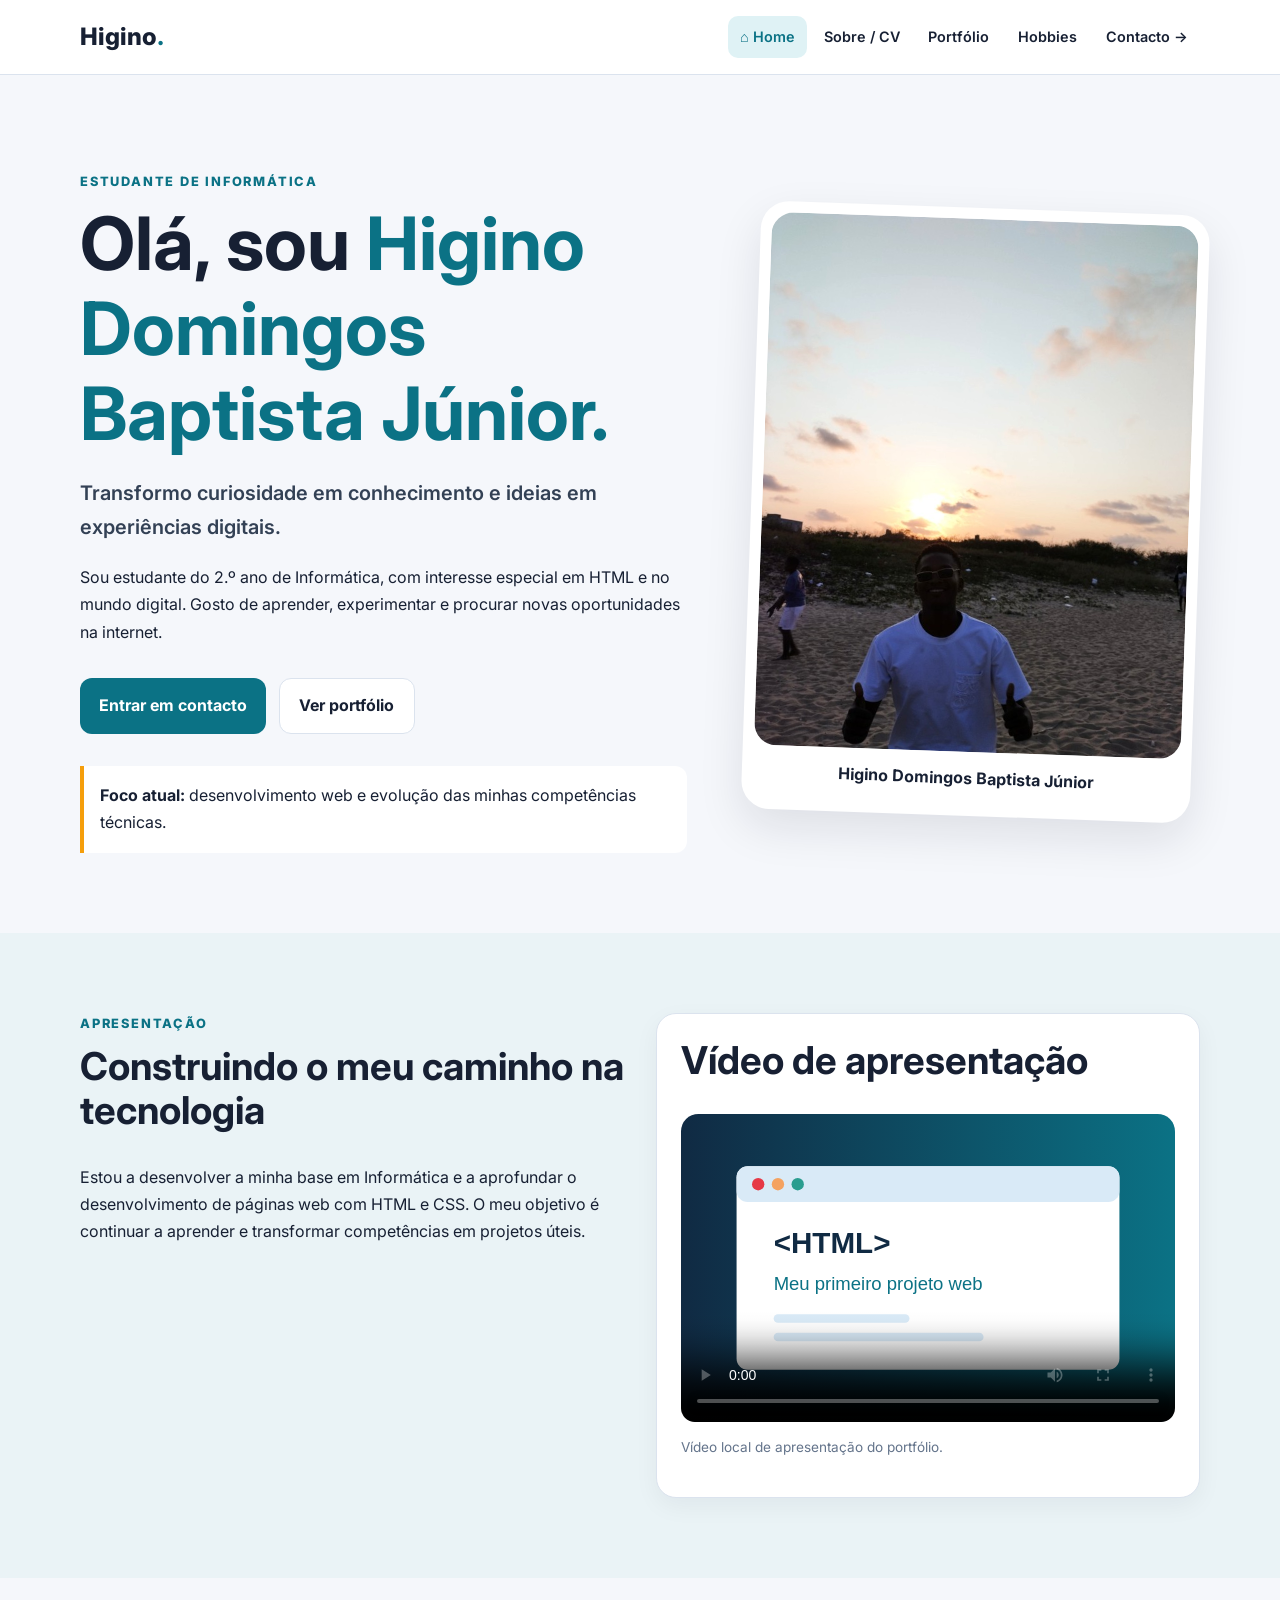
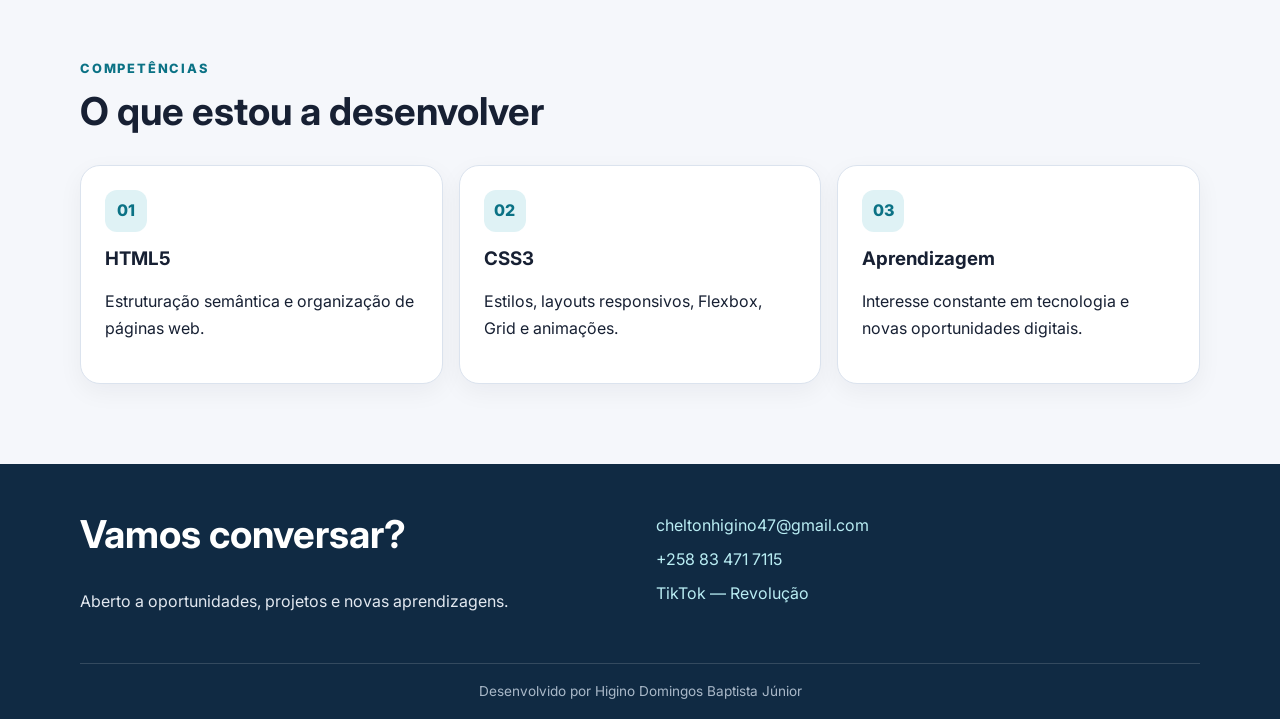
<file: index.html>
<!DOCTYPE html>
<html lang="pt">
<head>
  <title>Home | Higino</title>
  <meta charset="UTF-8">
<meta name="viewport" content="width=device-width, initial-scale=1.0">
<meta name="description" content="Portfólio pessoal de Higino Domingos Baptista Júnior.">
<link rel="preconnect" href="https://fonts.googleapis.com">
<link rel="preconnect" href="https://fonts.gstatic.com" crossorigin>
<link href="https://fonts.googleapis.com/css2?family=Inter:wght@400;500;600;700;800&display=swap" rel="stylesheet">
<link rel="stylesheet" href="css/estilo.css">
<link rel="stylesheet" href="css/responsivo.css">
</head>
<body>
<header class="site-header">
  <div class="container nav-wrap">
    <a class="brand" href="index.html">Higino<span>.</span></a>
    <nav aria-label="Navegação principal">
      <ul class="nav-list">
        <li><a href="index.html" class="active">Home</a></li>
        <li><a href="about.html" class="">Sobre / CV</a></li>
        <li><a href="portfolio.html" class="">Portfólio</a></li>
        <li><a href="hobbies.html" class="">Hobbies</a></li>
        <li><a href="contact.html" class="">Contacto</a></li>
      </ul>
    </nav>
  </div>
</header>
<main>
<section class="hero section">
  <div class="container hero-grid">
    <div class="hero-copy">
      <p class="eyebrow">ESTUDANTE DE INFORMÁTICA</p>
      <h1>Olá, sou <span>Higino Domingos Baptista Júnior.</span></h1>
      <p class="tagline">Transformo curiosidade em conhecimento e ideias em experiências digitais.</p>
      <p>Sou estudante do 2.º ano de Informática, com interesse especial em HTML e no mundo digital. Gosto de aprender, experimentar e procurar novas oportunidades na internet.</p>
      <div class="hero-actions">
        <a class="btn btn-primary" href="contact.html">Entrar em contacto</a>
        <a class="btn btn-secondary" href="portfolio.html">Ver portfólio</a>
      </div>
      <aside class="quick-note"><strong>Foco atual:</strong> desenvolvimento web e evolução das minhas competências técnicas.</aside>
    </div>
    <figure class="profile-card">
      <img src="assets/img/perfil.jpg" width="700" height="900" alt="Fotografia de Higino Domingos Baptista Júnior numa praia ao pôr do sol">
      <figcaption>Higino Domingos Baptista Júnior</figcaption>
    </figure>
  </div>
</section>

<section class="section section-alt">
  <div class="container two-col">
    <article>
      <p class="eyebrow">APRESENTAÇÃO</p>
      <h2>Construindo o meu caminho na tecnologia</h2>
      <p>Estou a desenvolver a minha base em Informática e a aprofundar o desenvolvimento de páginas web com HTML e CSS. O meu objetivo é continuar a aprender e transformar competências em projetos úteis.</p>
    </article>
    <article class="media-card">
      <h2>Vídeo de apresentação</h2>
      <video controls poster="assets/img/projeto-web.svg" preload="metadata">
        <source src="assets/video/apresentacao.mp4" type="video/mp4">
        O seu navegador não suporta vídeo HTML5.
      </video>
      <p class="small">Vídeo local de apresentação do portfólio.</p>
    </article>
  </div>
</section>

<section class="section">
  <div class="container">
    <p class="eyebrow">COMPETÊNCIAS</p>
    <h2>O que estou a desenvolver</h2>
    <div class="mini-grid">
      <article class="info-card"><span class="icon">01</span><h3>HTML5</h3><p>Estruturação semântica e organização de páginas web.</p></article>
      <article class="info-card"><span class="icon">02</span><h3>CSS3</h3><p>Estilos, layouts responsivos, Flexbox, Grid e animações.</p></article>
      <article class="info-card"><span class="icon">03</span><h3>Aprendizagem</h3><p>Interesse constante em tecnologia e novas oportunidades digitais.</p></article>
    </div>
  </div>
</section>
</main>
<footer class="site-footer">
  <div class="container footer-grid">
    <div>
      <h2>Vamos conversar?</h2>
      <p>Aberto a oportunidades, projetos e novas aprendizagens.</p>
    </div>
    <div class="footer-contact">
      <a href="mailto:cheltonhigino47@gmail.com">cheltonhigino47@gmail.com</a>
      <a href="tel:+258834717115">+258 83 471 7115</a>
      <a href="https://www.tiktok.com/" target="_blank" rel="noopener">TikTok — Revolução</a>
    </div>
  </div>
  <p class="copyright">Desenvolvido por Higino Domingos Baptista Júnior</p>
</footer>
</body>
</html>
</file>
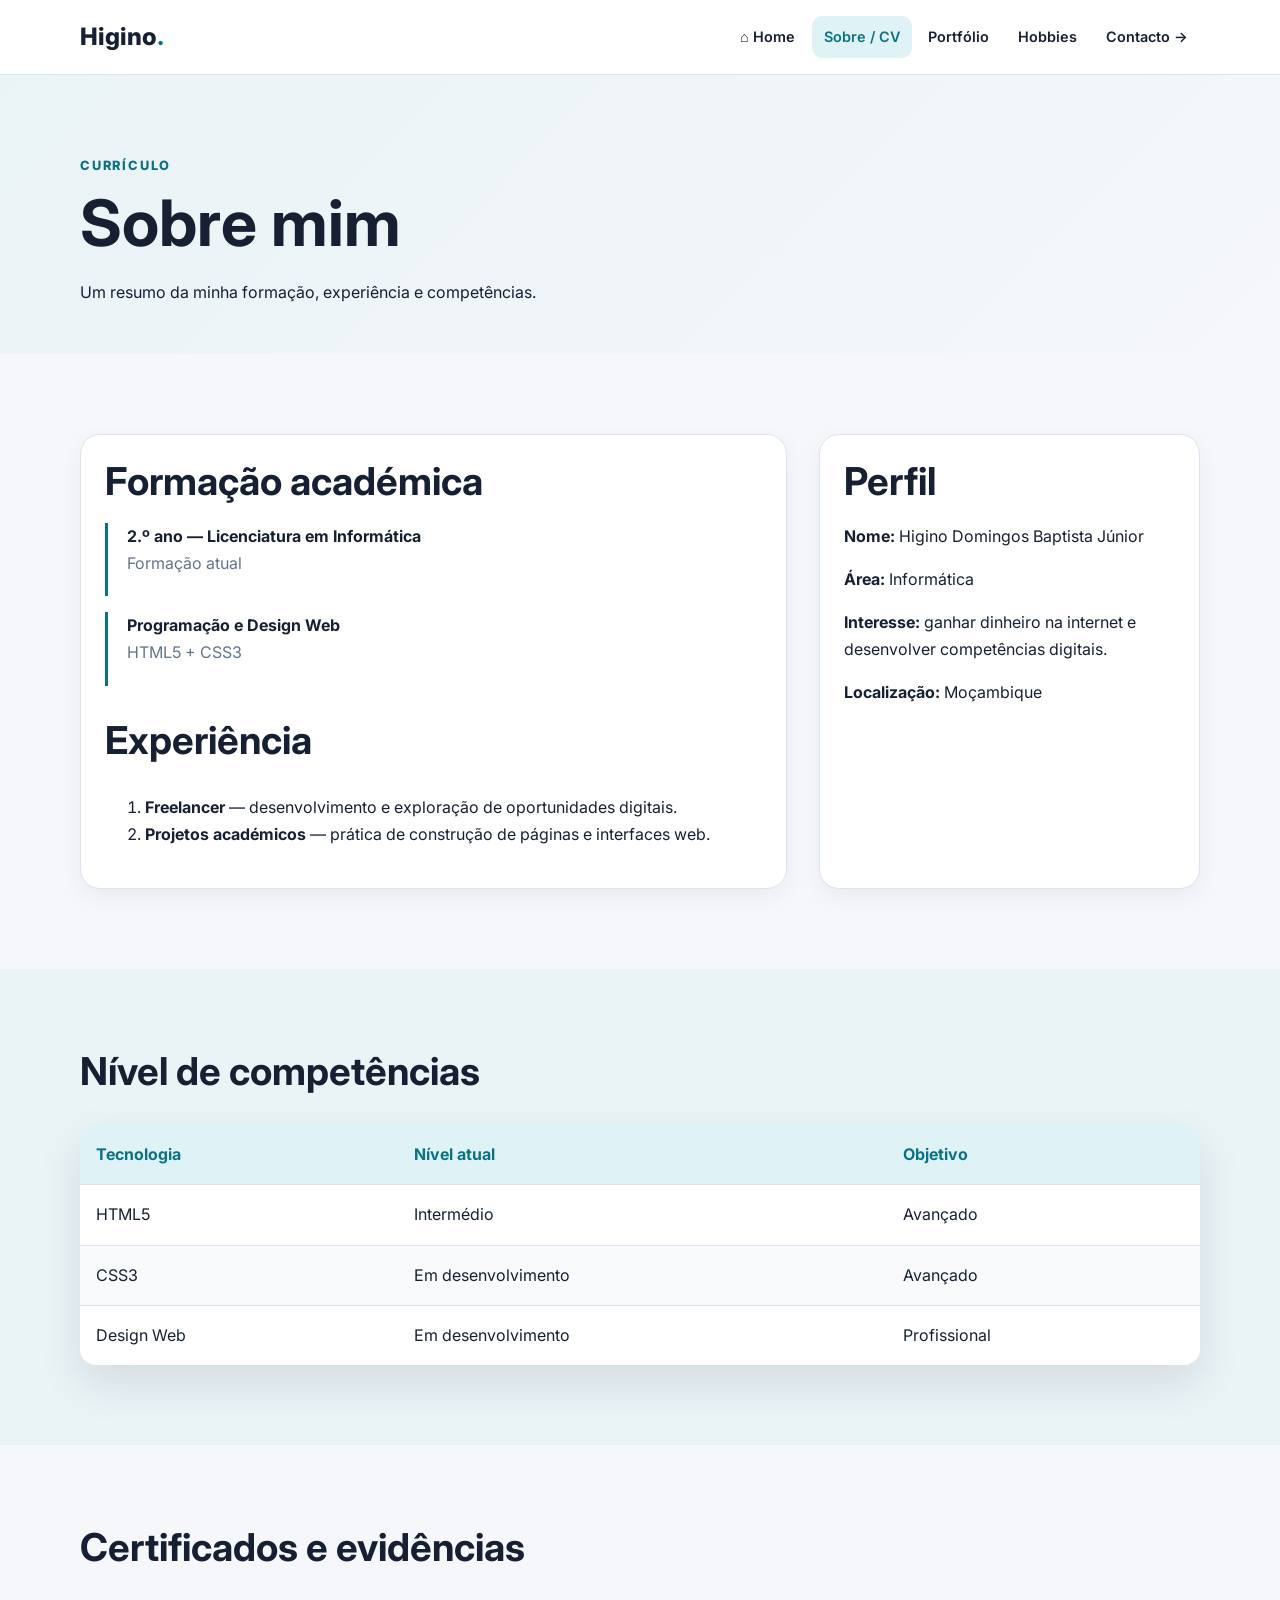
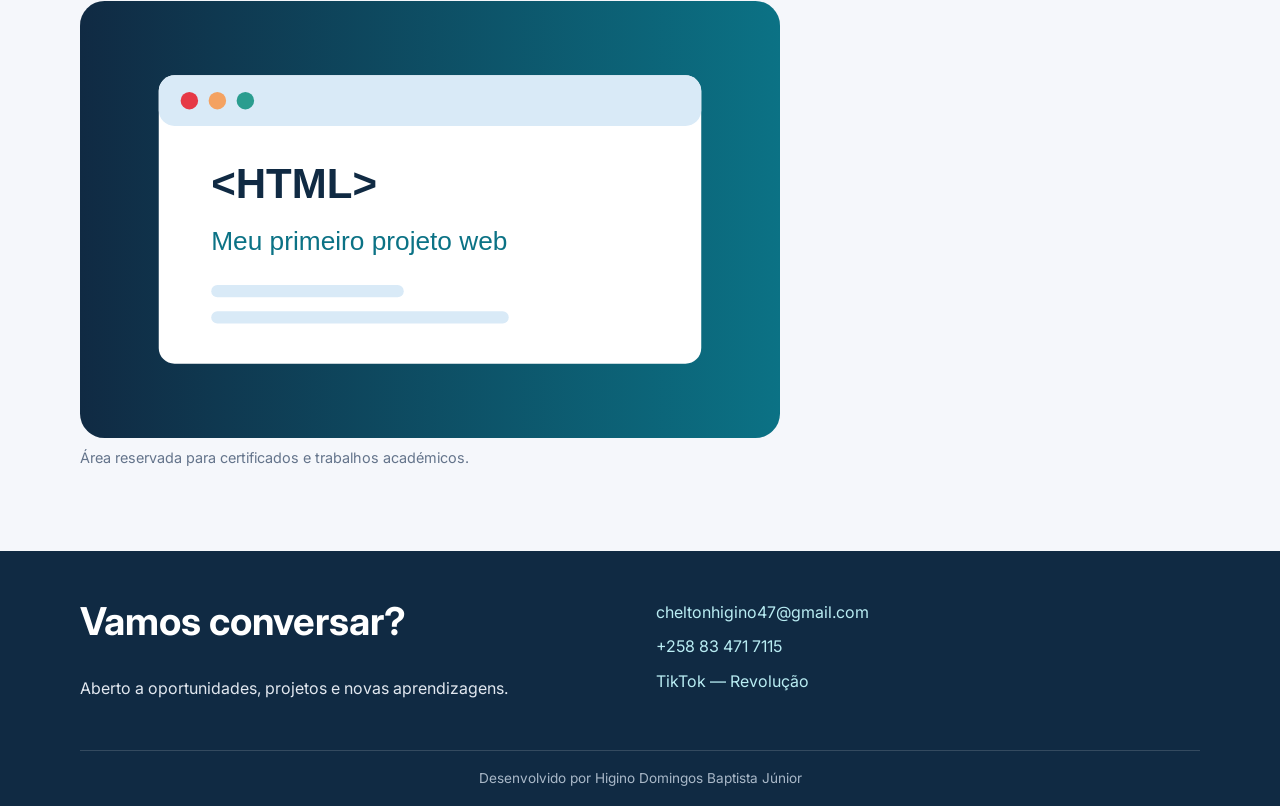
<file: about.html>
<!DOCTYPE html>
<html lang="pt">
<head>
  <title>Sobre / Currículo | Higino</title>
  <meta charset="UTF-8">
<meta name="viewport" content="width=device-width, initial-scale=1.0">
<meta name="description" content="Portfólio pessoal de Higino Domingos Baptista Júnior.">
<link rel="preconnect" href="https://fonts.googleapis.com">
<link rel="preconnect" href="https://fonts.gstatic.com" crossorigin>
<link href="https://fonts.googleapis.com/css2?family=Inter:wght@400;500;600;700;800&display=swap" rel="stylesheet">
<link rel="stylesheet" href="css/estilo.css">
<link rel="stylesheet" href="css/responsivo.css">
</head>
<body>
<header class="site-header">
  <div class="container nav-wrap">
    <a class="brand" href="index.html">Higino<span>.</span></a>
    <nav aria-label="Navegação principal">
      <ul class="nav-list">
        <li><a href="index.html" class="">Home</a></li>
        <li><a href="about.html" class="active">Sobre / CV</a></li>
        <li><a href="portfolio.html" class="">Portfólio</a></li>
        <li><a href="hobbies.html" class="">Hobbies</a></li>
        <li><a href="contact.html" class="">Contacto</a></li>
      </ul>
    </nav>
  </div>
</header>
<main>
<section class="page-hero section">
  <div class="container">
    <p class="eyebrow">CURRÍCULO</p>
    <h1>Sobre mim</h1>
    <p>Um resumo da minha formação, experiência e competências.</p>
  </div>
</section>
<section class="section">
  <div class="container cv-layout">
    <article class="content-card">
      <h2>Formação académica</h2>
      <ul class="timeline">
        <li><strong>2.º ano — Licenciatura em Informática</strong><span>Formação atual</span></li>
        <li><strong>Programação e Design Web</strong><span>HTML5 + CSS3</span></li>
      </ul>
      <h2>Experiência</h2>
      <ol>
        <li><strong>Freelancer</strong> — desenvolvimento e exploração de oportunidades digitais.</li>
        <li><strong>Projetos académicos</strong> — prática de construção de páginas e interfaces web.</li>
      </ol>
    </article>
    <aside class="content-card">
      <h2>Perfil</h2>
      <p><strong>Nome:</strong> Higino Domingos Baptista Júnior</p>
      <p><strong>Área:</strong> Informática</p>
      <p><strong>Interesse:</strong> ganhar dinheiro na internet e desenvolver competências digitais.</p>
      <p><strong>Localização:</strong> Moçambique</p>
    </aside>
  </div>
</section>
<section class="section section-alt">
  <div class="container">
    <h2>Nível de competências</h2>
    <div class="table-wrap">
      <table>
        <thead><tr><th>Tecnologia</th><th>Nível atual</th><th>Objetivo</th></tr></thead>
        <tbody>
          <tr><td>HTML5</td><td>Intermédio</td><td>Avançado</td></tr>
          <tr><td>CSS3</td><td>Em desenvolvimento</td><td>Avançado</td></tr>
          <tr><td>Design Web</td><td>Em desenvolvimento</td><td>Profissional</td></tr>
        </tbody>
      </table>
    </div>
  </div>
</section>
<section class="section">
  <div class="container">
    <h2>Certificados e evidências</h2>
    <div class="certificate-placeholder">
      <figure><img src="assets/img/projeto-web.svg" alt="Ilustração representativa de desenvolvimento web"><figcaption>Área reservada para certificados e trabalhos académicos.</figcaption></figure>
    </div>
  </div>
</section>
</main>
<footer class="site-footer">
  <div class="container footer-grid">
    <div>
      <h2>Vamos conversar?</h2>
      <p>Aberto a oportunidades, projetos e novas aprendizagens.</p>
    </div>
    <div class="footer-contact">
      <a href="mailto:cheltonhigino47@gmail.com">cheltonhigino47@gmail.com</a>
      <a href="tel:+258834717115">+258 83 471 7115</a>
      <a href="https://www.tiktok.com/" target="_blank" rel="noopener">TikTok — Revolução</a>
    </div>
  </div>
  <p class="copyright">Desenvolvido por Higino Domingos Baptista Júnior</p>
</footer>
</body>
</html>
</file>
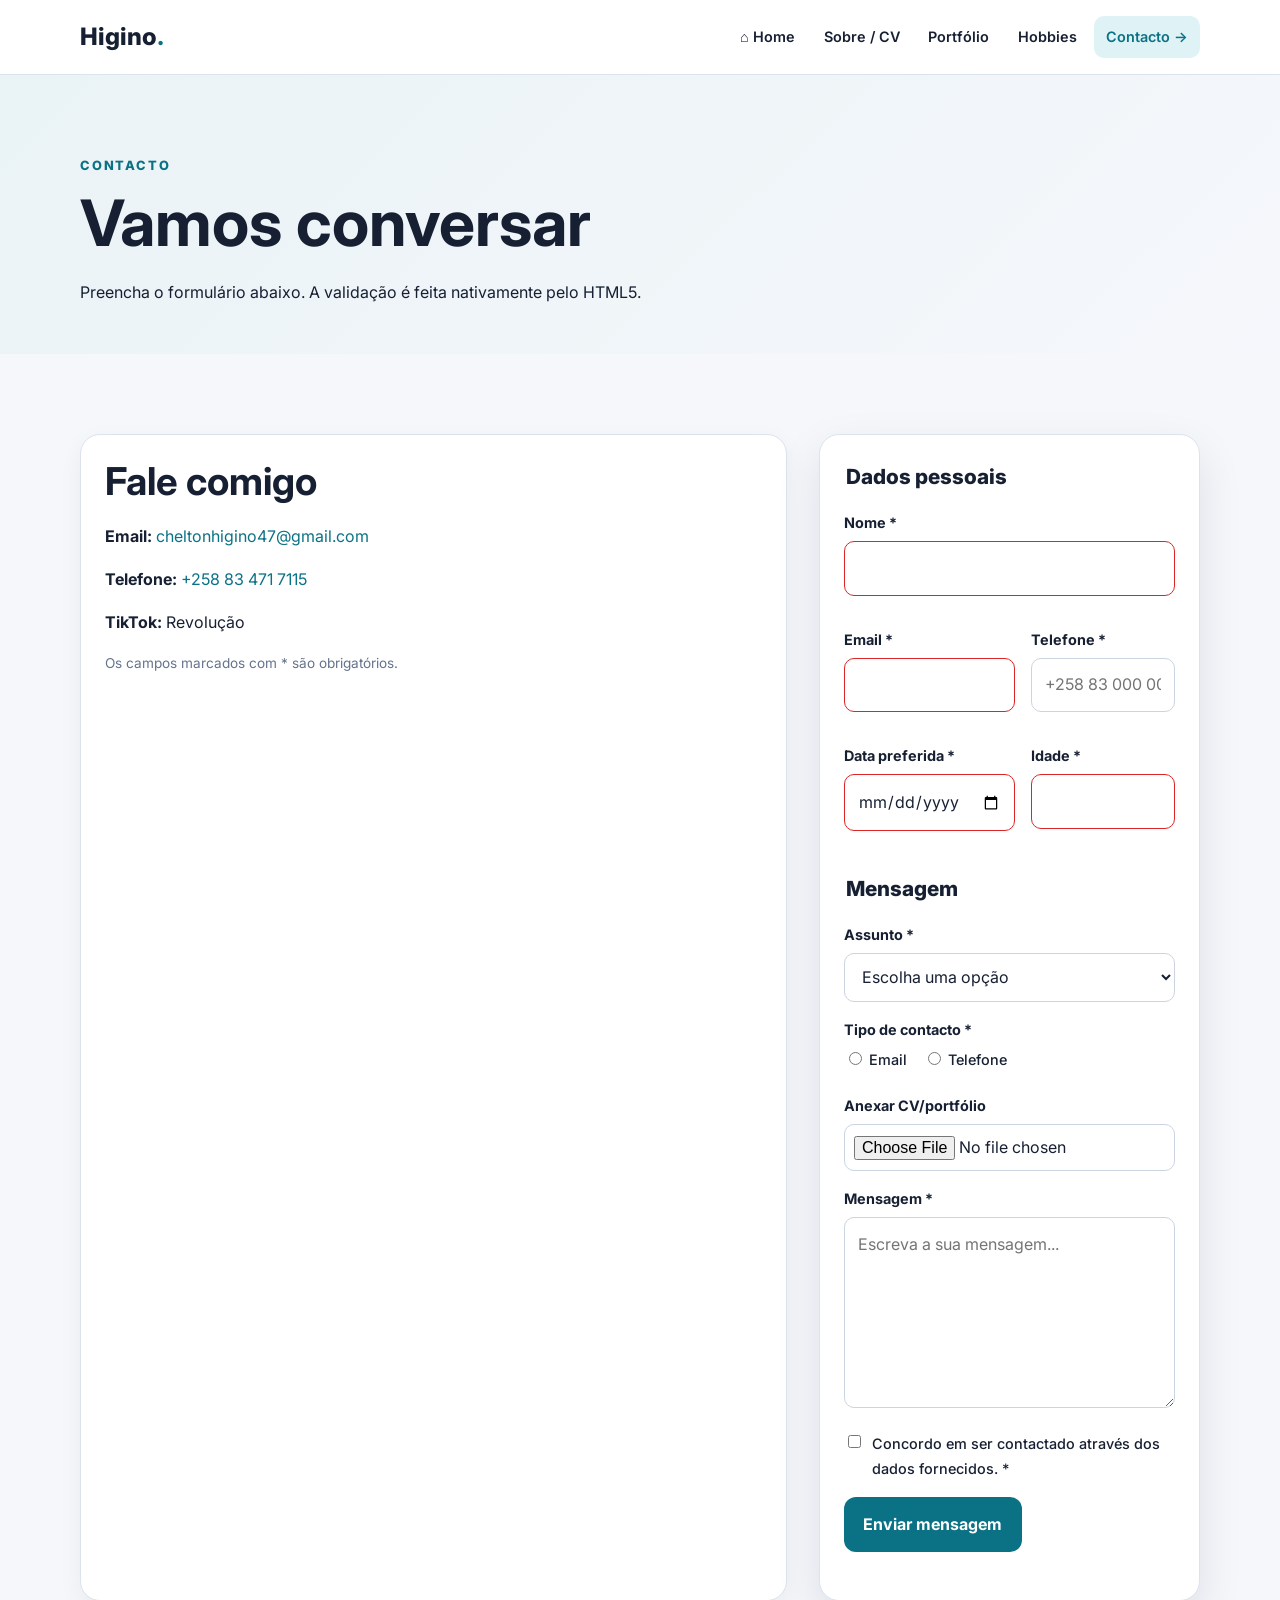
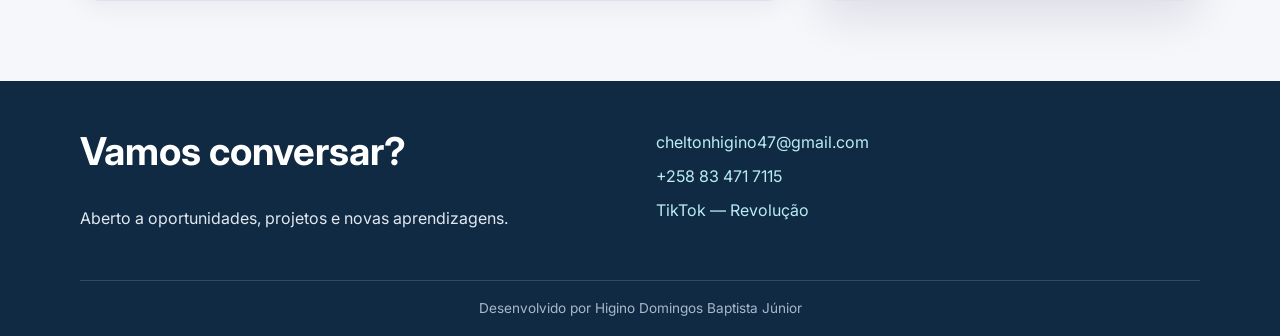
<file: contact.html>
<!DOCTYPE html>
<html lang="pt">
<head>
  <title>Contacto | Higino</title>
  <meta charset="UTF-8">
<meta name="viewport" content="width=device-width, initial-scale=1.0">
<meta name="description" content="Portfólio pessoal de Higino Domingos Baptista Júnior.">
<link rel="preconnect" href="https://fonts.googleapis.com">
<link rel="preconnect" href="https://fonts.gstatic.com" crossorigin>
<link href="https://fonts.googleapis.com/css2?family=Inter:wght@400;500;600;700;800&display=swap" rel="stylesheet">
<link rel="stylesheet" href="css/estilo.css">
<link rel="stylesheet" href="css/responsivo.css">
</head>
<body>
<header class="site-header">
  <div class="container nav-wrap">
    <a class="brand" href="index.html">Higino<span>.</span></a>
    <nav aria-label="Navegação principal">
      <ul class="nav-list">
        <li><a href="index.html" class="">Home</a></li>
        <li><a href="about.html" class="">Sobre / CV</a></li>
        <li><a href="portfolio.html" class="">Portfólio</a></li>
        <li><a href="hobbies.html" class="">Hobbies</a></li>
        <li><a href="contact.html" class="active">Contacto</a></li>
      </ul>
    </nav>
  </div>
</header>
<main>
<section class="page-hero section">
  <div class="container">
    <p class="eyebrow">CONTACTO</p>
    <h1>Vamos conversar</h1>
    <p>Preencha o formulário abaixo. A validação é feita nativamente pelo HTML5.</p>
  </div>
</section>
<section class="section">
  <div class="container contact-layout">
    <article class="content-card">
      <h2>Fale comigo</h2>
      <p><strong>Email:</strong> <a href="mailto:cheltonhigino47@gmail.com">cheltonhigino47@gmail.com</a></p>
      <p><strong>Telefone:</strong> <a href="tel:+258834717115">+258 83 471 7115</a></p>
      <p><strong>TikTok:</strong> Revolução</p>
      <p class="small">Os campos marcados com * são obrigatórios.</p>
    </article>
    <form class="contact-form" action="#" method="post" enctype="multipart/form-data">
      <fieldset>
        <legend>Dados pessoais</legend>
        <div class="form-grid">
          <div class="field full"><label for="nome">Nome *</label><input id="nome" name="nome" type="text" required minlength="3" maxlength="80" autocomplete="name"></div>
          <div class="field"><label for="email">Email *</label><input id="email" name="email" type="email" required autocomplete="email"></div>
          <div class="field"><label for="telefone">Telefone *</label><input id="telefone" name="telefone" type="tel" required pattern="^\+?[0-9 ]{9,15}$" placeholder="+258 83 000 0000"></div>
          <div class="field"><label for="data">Data preferida *</label><input id="data" name="data" type="date" required></div>
          <div class="field"><label for="idade">Idade *</label><input id="idade" name="idade" type="number" min="14" max="100" required></div>
        </div>
      </fieldset>
      <fieldset>
        <legend>Mensagem</legend>
        <div class="field"><label for="assunto">Assunto *</label><select id="assunto" name="assunto" required><option value="">Escolha uma opção</option><option>Projeto Web</option><option>Freelance</option><option>Oportunidade</option><option>Outro</option></select></div>
        <div class="field"><span class="label">Tipo de contacto *</span><div class="options"><label><input type="radio" name="tipo" value="email" required> Email</label><label><input type="radio" name="tipo" value="telefone"> Telefone</label></div></div>
        <div class="field"><label for="cv">Anexar CV/portfólio</label><input id="cv" name="cv" type="file" accept=".pdf,.doc,.docx,.png,.jpg,.jpeg"></div>
        <div class="field"><label for="mensagem">Mensagem *</label><textarea id="mensagem" name="mensagem" rows="6" required minlength="10" maxlength="800" placeholder="Escreva a sua mensagem..."></textarea></div>
        <label class="check"><input type="checkbox" name="consentimento" required> Concordo em ser contactado através dos dados fornecidos. *</label>
        <button class="btn btn-primary" type="submit">Enviar mensagem</button>
      </fieldset>
    </form>
  </div>
</section>
</main>
<footer class="site-footer">
  <div class="container footer-grid">
    <div>
      <h2>Vamos conversar?</h2>
      <p>Aberto a oportunidades, projetos e novas aprendizagens.</p>
    </div>
    <div class="footer-contact">
      <a href="mailto:cheltonhigino47@gmail.com">cheltonhigino47@gmail.com</a>
      <a href="tel:+258834717115">+258 83 471 7115</a>
      <a href="https://www.tiktok.com/" target="_blank" rel="noopener">TikTok — Revolução</a>
    </div>
  </div>
  <p class="copyright">Desenvolvido por Higino Domingos Baptista Júnior</p>
</footer>
</body>
</html>
</file>
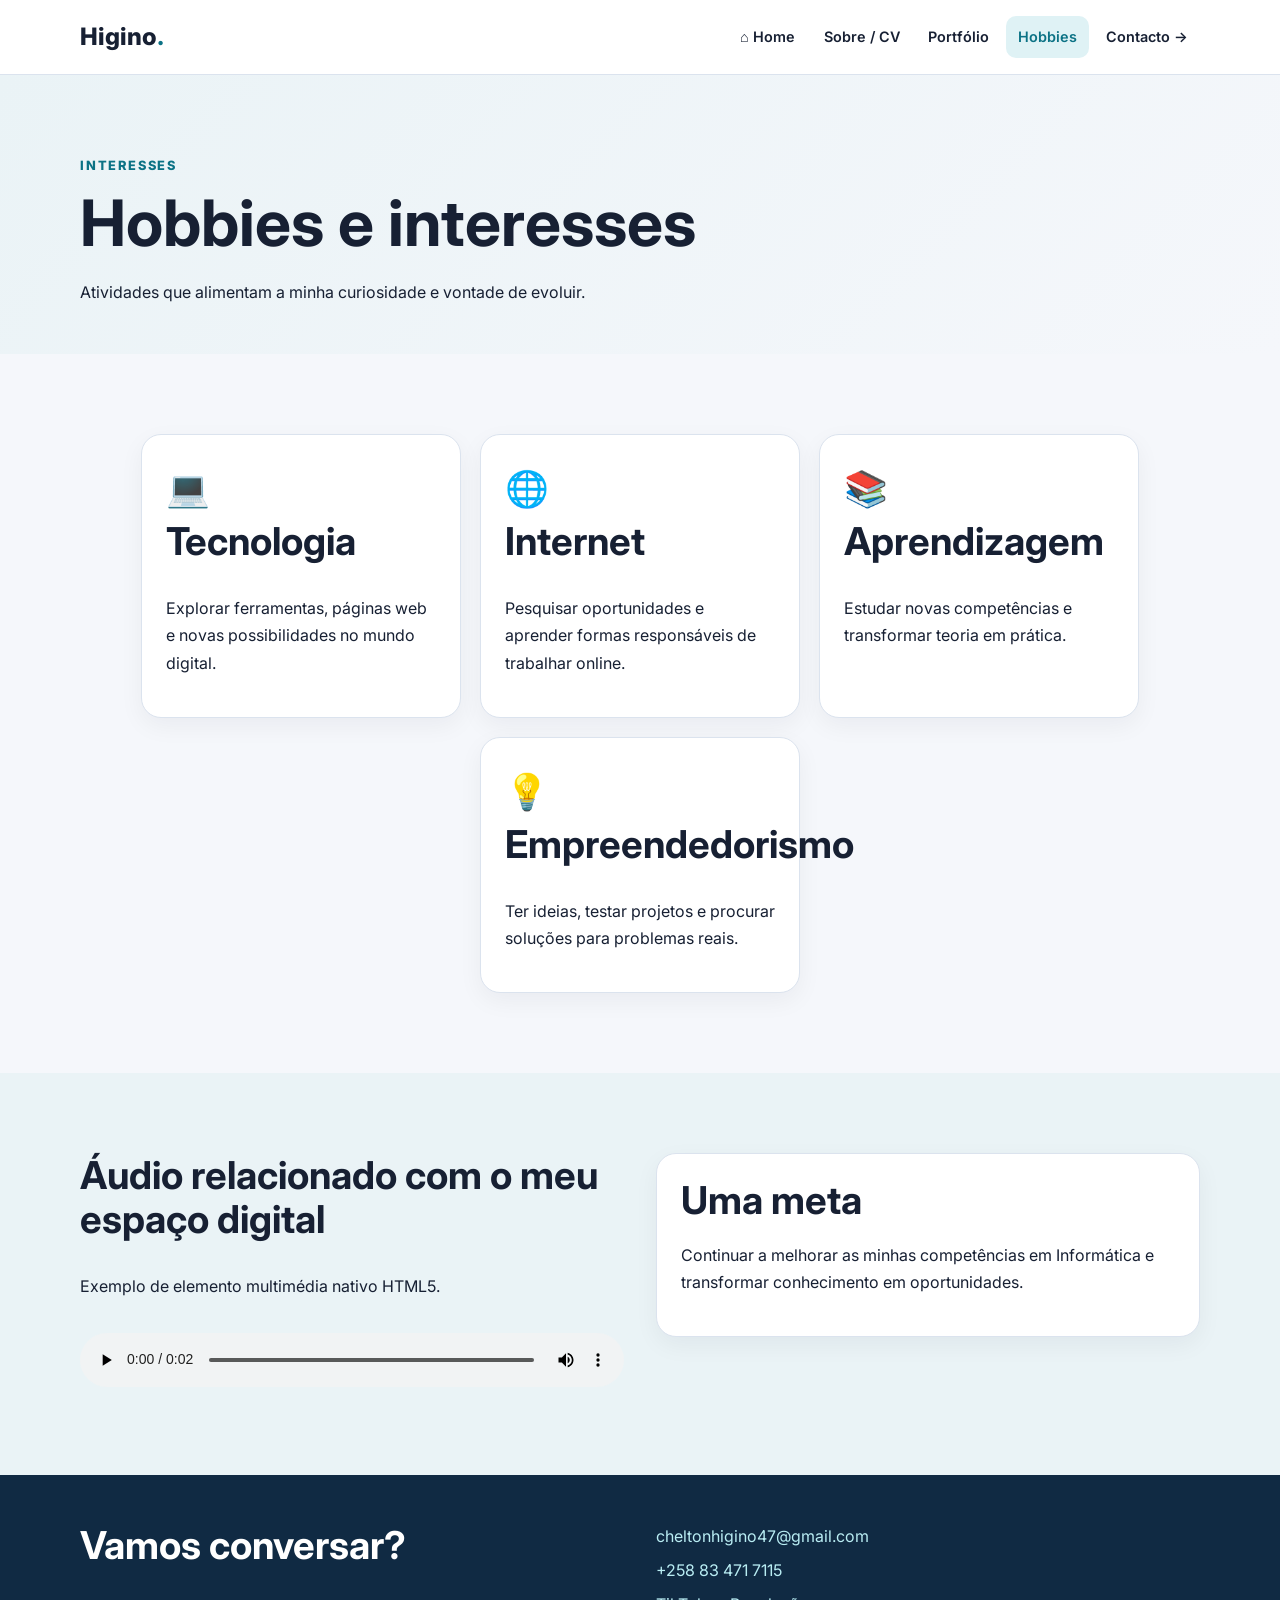
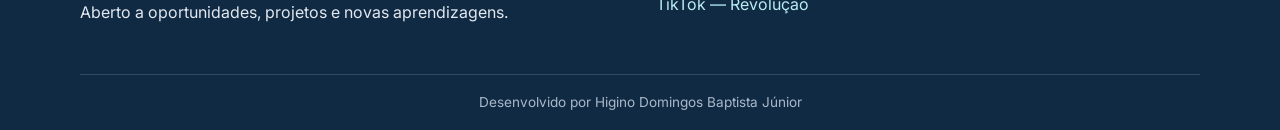
<file: hobbies.html>
<!DOCTYPE html>
<html lang="pt">
<head>
  <title>Hobbies / Interesses | Higino</title>
  <meta charset="UTF-8">
<meta name="viewport" content="width=device-width, initial-scale=1.0">
<meta name="description" content="Portfólio pessoal de Higino Domingos Baptista Júnior.">
<link rel="preconnect" href="https://fonts.googleapis.com">
<link rel="preconnect" href="https://fonts.gstatic.com" crossorigin>
<link href="https://fonts.googleapis.com/css2?family=Inter:wght@400;500;600;700;800&display=swap" rel="stylesheet">
<link rel="stylesheet" href="css/estilo.css">
<link rel="stylesheet" href="css/responsivo.css">
</head>
<body>
<header class="site-header">
  <div class="container nav-wrap">
    <a class="brand" href="index.html">Higino<span>.</span></a>
    <nav aria-label="Navegação principal">
      <ul class="nav-list">
        <li><a href="index.html" class="">Home</a></li>
        <li><a href="about.html" class="">Sobre / CV</a></li>
        <li><a href="portfolio.html" class="">Portfólio</a></li>
        <li><a href="hobbies.html" class="active">Hobbies</a></li>
        <li><a href="contact.html" class="">Contacto</a></li>
      </ul>
    </nav>
  </div>
</header>
<main>
<section class="page-hero section">
  <div class="container">
    <p class="eyebrow">INTERESSES</p>
    <h1>Hobbies e interesses</h1>
    <p>Atividades que alimentam a minha curiosidade e vontade de evoluir.</p>
  </div>
</section>
<section class="section">
  <div class="container">
    <div class="hobby-flex">
      <article class="hobby-card"><span>💻</span><h2>Tecnologia</h2><p>Explorar ferramentas, páginas web e novas possibilidades no mundo digital.</p></article>
      <article class="hobby-card"><span>🌐</span><h2>Internet</h2><p>Pesquisar oportunidades e aprender formas responsáveis de trabalhar online.</p></article>
      <article class="hobby-card"><span>📚</span><h2>Aprendizagem</h2><p>Estudar novas competências e transformar teoria em prática.</p></article>
      <article class="hobby-card"><span>💡</span><h2>Empreendedorismo</h2><p>Ter ideias, testar projetos e procurar soluções para problemas reais.</p></article>
    </div>
  </div>
</section>
<section class="section section-alt">
  <div class="container two-col">
    <article>
      <h2>Áudio relacionado com o meu espaço digital</h2>
      <p>Exemplo de elemento multimédia nativo HTML5.</p>
      <audio controls>
        <source src="assets/audio/apresentacao.wav" type="audio/wav">
        O seu navegador não suporta áudio HTML5.
      </audio>
    </article>
    <aside class="content-card">
      <h2>Uma meta</h2>
      <p>Continuar a melhorar as minhas competências em Informática e transformar conhecimento em oportunidades.</p>
    </aside>
  </div>
</section>
</main>
<footer class="site-footer">
  <div class="container footer-grid">
    <div>
      <h2>Vamos conversar?</h2>
      <p>Aberto a oportunidades, projetos e novas aprendizagens.</p>
    </div>
    <div class="footer-contact">
      <a href="mailto:cheltonhigino47@gmail.com">cheltonhigino47@gmail.com</a>
      <a href="tel:+258834717115">+258 83 471 7115</a>
      <a href="https://www.tiktok.com/" target="_blank" rel="noopener">TikTok — Revolução</a>
    </div>
  </div>
  <p class="copyright">Desenvolvido por Higino Domingos Baptista Júnior</p>
</footer>
</body>
</html>
</file>
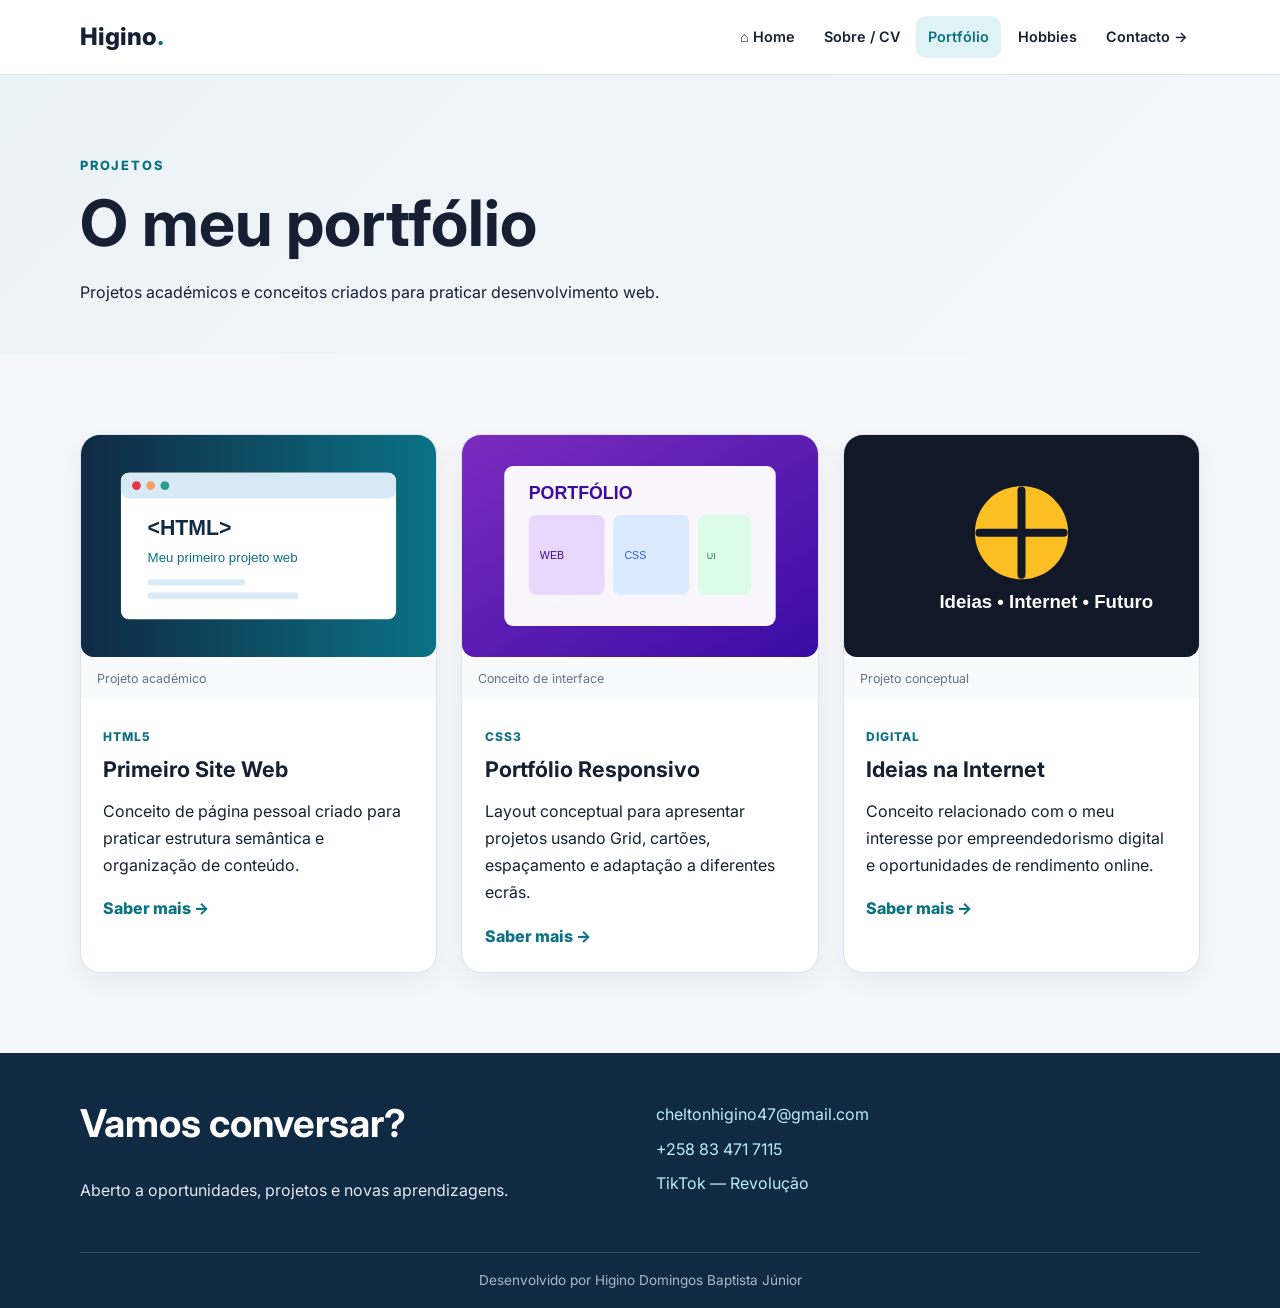
<file: portfolio.html>
<!DOCTYPE html>
<html lang="pt">
<head>
  <title>Portfólio | Higino</title>
  <meta charset="UTF-8">
<meta name="viewport" content="width=device-width, initial-scale=1.0">
<meta name="description" content="Portfólio pessoal de Higino Domingos Baptista Júnior.">
<link rel="preconnect" href="https://fonts.googleapis.com">
<link rel="preconnect" href="https://fonts.gstatic.com" crossorigin>
<link href="https://fonts.googleapis.com/css2?family=Inter:wght@400;500;600;700;800&display=swap" rel="stylesheet">
<link rel="stylesheet" href="css/estilo.css">
<link rel="stylesheet" href="css/responsivo.css">
</head>
<body>
<header class="site-header">
  <div class="container nav-wrap">
    <a class="brand" href="index.html">Higino<span>.</span></a>
    <nav aria-label="Navegação principal">
      <ul class="nav-list">
        <li><a href="index.html" class="">Home</a></li>
        <li><a href="about.html" class="">Sobre / CV</a></li>
        <li><a href="portfolio.html" class="active">Portfólio</a></li>
        <li><a href="hobbies.html" class="">Hobbies</a></li>
        <li><a href="contact.html" class="">Contacto</a></li>
      </ul>
    </nav>
  </div>
</header>
<main>
<section class="page-hero section">
  <div class="container">
    <p class="eyebrow">PROJETOS</p>
    <h1>O meu portfólio</h1>
    <p>Projetos académicos e conceitos criados para praticar desenvolvimento web.</p>
  </div>
</section>
<section class="section">
  <div class="container">
    <div class="portfolio-grid">
      <article class="project-card">
        <figure><img src="assets/img/projeto-web.svg" alt="Interface ilustrativa de um projeto HTML"><figcaption>Projeto académico</figcaption></figure>
        <div class="project-body"><span>HTML5</span><h2>Primeiro Site Web</h2><p>Conceito de página pessoal criado para praticar estrutura semântica e organização de conteúdo.</p><a href="contact.html">Saber mais →</a></div>
      </article>
      <article class="project-card">
        <figure><img src="assets/img/portfolio.svg" alt="Painel ilustrativo de um portfólio digital"><figcaption>Conceito de interface</figcaption></figure>
        <div class="project-body"><span>CSS3</span><h2>Portfólio Responsivo</h2><p>Layout conceptual para apresentar projetos usando Grid, cartões, espaçamento e adaptação a diferentes ecrãs.</p><a href="contact.html">Saber mais →</a></div>
      </article>
      <article class="project-card">
        <figure><img src="assets/img/empreendedorismo.svg" alt="Ilustração sobre ideias e oportunidades na internet"><figcaption>Projeto conceptual</figcaption></figure>
        <div class="project-body"><span>Digital</span><h2>Ideias na Internet</h2><p>Conceito relacionado com o meu interesse por empreendedorismo digital e oportunidades de rendimento online.</p><a href="contact.html">Saber mais →</a></div>
      </article>
    </div>
  </div>
</section>
</main>
<footer class="site-footer">
  <div class="container footer-grid">
    <div>
      <h2>Vamos conversar?</h2>
      <p>Aberto a oportunidades, projetos e novas aprendizagens.</p>
    </div>
    <div class="footer-contact">
      <a href="mailto:cheltonhigino47@gmail.com">cheltonhigino47@gmail.com</a>
      <a href="tel:+258834717115">+258 83 471 7115</a>
      <a href="https://www.tiktok.com/" target="_blank" rel="noopener">TikTok — Revolução</a>
    </div>
  </div>
  <p class="copyright">Desenvolvido por Higino Domingos Baptista Júnior</p>
</footer>
</body>
</html>
</file>
<file: css/estilo.css>
/* =========================================================
   ESTILO.CSS — estilos partilhados
   ========================================================= */
:root{
  --bg:#f5f7fb; --surface:#ffffff; --text:#172033; --muted:#64748b;
  --primary:#0b7285; --primary-dark:#075968; --accent:#f59e0b;
  --line:#dbe3ee; --shadow:0 18px 45px rgba(15,23,42,.10);
  --radius:20px; --space:1rem;
}
*{box-sizing:border-box}
html{scroll-behavior:smooth}
body{margin:0;font-family:"Inter",Arial,sans-serif;color:var(--text);background:var(--bg);line-height:1.7}
img,video{display:block;max-width:100%;height:auto}
a{color:var(--primary);text-decoration:none}
a:hover{text-decoration:underline}
.container{width:min(1120px,92%);margin-inline:auto}
.section{padding:5rem 0}
.section-alt{background:#eaf3f6}
.site-header{position:sticky;top:0;z-index:20;background:rgba(255,255,255,.94);backdrop-filter:blur(12px);border-bottom:1px solid var(--line)}
.nav-wrap{display:flex;align-items:center;justify-content:space-between;gap:1rem;min-height:74px}
.brand{font-size:1.5rem;font-weight:800;color:var(--text);text-decoration:none}.brand span{color:var(--primary)}
.nav-list{display:flex;flex-wrap:wrap;gap:.3rem;list-style:none;margin:0;padding:0}
.nav-list a{display:block;padding:.55rem .75rem;border-radius:10px;font-size:.9rem;font-weight:600;color:var(--text)}
.nav-list a:hover,.nav-list a:focus,.nav-list a.active{background:#dff2f5;color:var(--primary);text-decoration:none}
.nav-list li:first-child a::before{content:"⌂ ";}.nav-list li:last-child a::after{content:" →"}
.hero{padding-top:6rem}.hero-grid{display:grid;grid-template-columns:1.15fr .85fr;gap:4rem;align-items:center}
.eyebrow{color:var(--primary);font-size:.8rem;font-weight:800;letter-spacing:.14em;margin:0 0 .6rem}
h1,h2,h3{line-height:1.15;margin-top:0}h1{font-size:clamp(2.4rem,6vw,4.6rem);margin-bottom:1.2rem}
h1 span{color:var(--primary)}h2{font-size:clamp(1.7rem,3vw,2.5rem)}
.tagline{font-size:1.25rem;font-weight:600;color:#334155}
.hero-actions{display:flex;flex-wrap:wrap;gap:.8rem;margin:2rem 0}
.btn{display:inline-flex;align-items:center;justify-content:center;border:0;border-radius:12px;padding:.85rem 1.2rem;font:inherit;font-weight:700;cursor:pointer;transition:transform .2s ease,box-shadow .2s ease,background .2s ease}
.btn:hover{transform:translateY(-2px);text-decoration:none;box-shadow:0 10px 22px rgba(15,23,42,.12)}
.btn-primary{background:var(--primary);color:#fff}.btn-primary:hover{background:var(--primary-dark)}
.btn-secondary{background:#fff;color:var(--text);border:1px solid var(--line)}
.quick-note{padding:1rem;border-left:4px solid var(--accent);background:#fff;border-radius:0 12px 12px 0}
.profile-card{margin:0;background:var(--surface);padding:.7rem;border-radius:28px;box-shadow:var(--shadow);transform:rotate(2deg)}
.profile-card img{width:100%;aspect-ratio:4/5;object-fit:cover;border-radius:22px}.profile-card figcaption{padding:.8rem;text-align:center;font-weight:700}
.two-col{display:grid;grid-template-columns:1fr 1fr;gap:2rem;align-items:start}
.mini-grid{display:grid;grid-template-columns:repeat(3,1fr);gap:1rem}
.info-card,.content-card,.media-card,.hobby-card{background:#fff;border:1px solid var(--line);border-radius:var(--radius);padding:1.5rem;box-shadow:0 8px 25px rgba(15,23,42,.05)}
.icon{display:grid;place-items:center;width:42px;height:42px;border-radius:12px;background:#dff2f5;color:var(--primary);font-weight:800;margin-bottom:1rem}
.media-card video{border-radius:14px;width:100%;margin-bottom:.7rem}
.small{font-size:.85rem;color:var(--muted)}
.page-hero{padding-bottom:2rem;background:linear-gradient(135deg,#eaf3f6,#f5f7fb)}
.page-hero h1{font-size:clamp(2.4rem,6vw,4rem)}
.cv-layout,.contact-layout{display:grid;grid-template-columns:1.3fr .7fr;gap:2rem}
.timeline{list-style:none;padding:0;margin:0 0 2rem}.timeline li{border-left:3px solid var(--primary);padding:0 0 1.2rem 1.2rem;margin-bottom:1rem}.timeline span{display:block;color:var(--muted)}
.content-card > h2:first-child{margin-bottom:1.2rem}
.table-wrap{overflow-x:auto;border-radius:16px;box-shadow:var(--shadow)}
table{width:100%;border-collapse:collapse;background:#fff}th,td{text-align:left;padding:1rem;border-bottom:1px solid var(--line)}th{background:#dff2f5;color:var(--primary)}tbody tr:nth-child(even){background:#f8fafc}tbody tr:last-child td{border-bottom:0}
.certificate-placeholder figure{margin:0;max-width:700px}.certificate-placeholder img{border-radius:18px}.certificate-placeholder figcaption{font-size:.9rem;color:var(--muted);padding-top:.5rem}
.portfolio-grid{display:grid;grid-template-columns:repeat(auto-fit,minmax(280px,1fr));gap:1.5rem}
.project-card{background:#fff;border:1px solid var(--line);border-radius:var(--radius);overflow:hidden;box-shadow:0 10px 30px rgba(15,23,42,.06);transition:transform .25s ease,box-shadow .25s ease}
.project-card:hover{transform:translateY(-8px);box-shadow:var(--shadow)}
.project-card figure{margin:0}.project-card img{width:100%;aspect-ratio:16/10;object-fit:cover}.project-card figcaption{padding:.65rem 1rem;font-size:.78rem;color:var(--muted);background:#f8fafc}
.project-body{padding:1.4rem}.project-body>span{display:inline-block;color:var(--primary);font-size:.75rem;font-weight:800;text-transform:uppercase;letter-spacing:.08em}
.project-body h2{font-size:1.35rem;margin:.5rem 0}.project-body a{font-weight:800}
.hobby-flex{display:flex;flex-direction:row;flex-wrap:wrap;justify-content:center;align-items:stretch;gap:1.2rem}
.hobby-card{flex:1 1 220px;max-width:320px;transition:transform .2s ease}.hobby-card:hover{transform:translateY(-5px)}.hobby-card>span{font-size:2.2rem}
audio{width:100%;margin-top:1rem}
.contact-form{background:#fff;border:1px solid var(--line);border-radius:var(--radius);padding:1.5rem;box-shadow:var(--shadow)}
fieldset{border:0;padding:0;margin:0 0 1.5rem}legend{font-size:1.3rem;font-weight:800;margin-bottom:1rem}
.form-grid{display:grid;grid-template-columns:1fr 1fr;gap:1rem}.field{margin-bottom:1rem}.field.full{grid-column:1/-1}
label,.label{display:block;font-weight:700;font-size:.9rem;margin-bottom:.35rem}
input,select,textarea{width:100%;border:1px solid #cbd5e1;border-radius:10px;padding:.8rem;font:inherit;background:#fff;color:var(--text);transition:border-color .2s,box-shadow .2s}
input[type="radio"],input[type="checkbox"]{width:auto;accent-color:var(--primary)}
input[type="file"]{padding:.55rem}
input:focus,select:focus,textarea:focus{outline:0;border-color:var(--primary);box-shadow:0 0 0 3px rgba(11,114,133,.15)}
input:invalid:not(:placeholder-shown){border-color:#dc2626}.options{display:flex;gap:1rem;flex-wrap:wrap}.options label,.check{font-weight:500}.check{display:flex;gap:.5rem;align-items:flex-start;margin:1rem 0}
.site-footer{background:#102a43;color:#e2e8f0;padding:3rem 0 1rem}.footer-grid{display:grid;grid-template-columns:1fr 1fr;gap:2rem}.site-footer h2{color:#fff}.footer-contact{display:flex;flex-direction:column;gap:.45rem}.footer-contact a{color:#b9edf3}.copyright{text-align:center;border-top:1px solid rgba(255,255,255,.15);margin:2rem auto 0;padding-top:1rem;width:min(1120px,92%);font-size:.85rem;color:#a9b8c8}

/* Animação discreta exigida pelo enunciado. */
@keyframes aparecer{from{opacity:0;transform:translateY(10px)}to{opacity:1;transform:translateY(0)}}
.hero-copy{animation:aparecer .7s ease both}

/*
 position:
 static = fluxo normal;
 relative = mantém o espaço e permite deslocamento/posicionamento de descendentes;
 absolute = sai do fluxo e posiciona-se relativamente ao ancestral posicionado;
 fixed = fica preso à janela de visualização;
 sticky = comporta-se como normal até atingir um limite de scroll e depois permanece preso.
 O header deste projeto usa position: sticky para continuar acessível durante o scroll.
*/
</file>
<file: css/responsivo.css>
/* =========================================================
   RESPONSIVO.CSS — abordagem mobile-first
   ========================================================= */
@media (max-width: 768px){
  .nav-wrap{flex-direction:column;justify-content:center;padding:.7rem 0}
  .hero-grid,.two-col,.cv-layout,.contact-layout{grid-template-columns:1fr;gap:2rem}
  .hero{padding-top:3.5rem}.profile-card{max-width:560px;margin:auto}
  .mini-grid{grid-template-columns:1fr}
  .footer-grid{grid-template-columns:1fr}
  .section{padding:3.5rem 0}
}
@media (max-width: 480px){
  .container{width:min(94%,1120px)}
  .nav-list{justify-content:center}
  .nav-list a{font-size:.78rem;padding:.45rem .5rem}
  h1{font-size:2.35rem}.tagline{font-size:1.08rem}
  .form-grid{grid-template-columns:1fr}
  .field.full{grid-column:auto}
  .hero-actions .btn{width:100%}
  .portfolio-grid{grid-template-columns:1fr}
}
</file>
